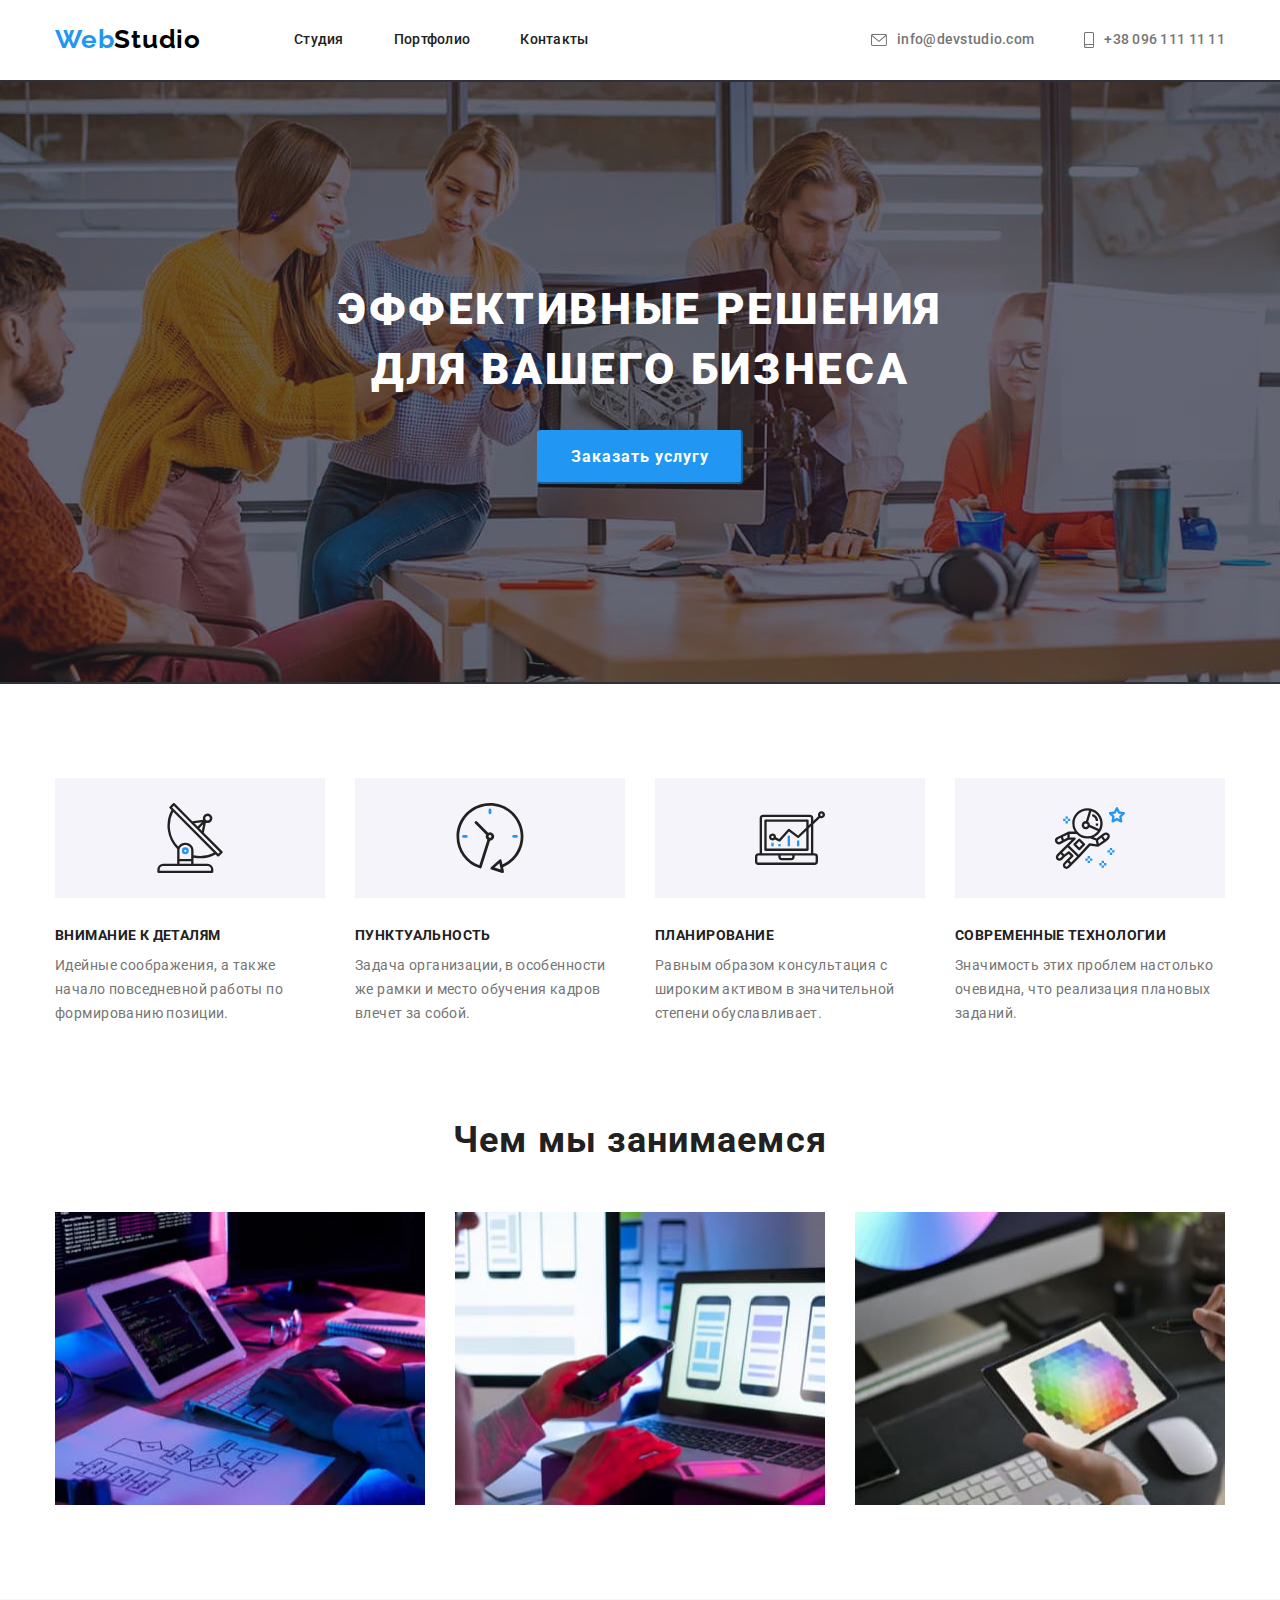
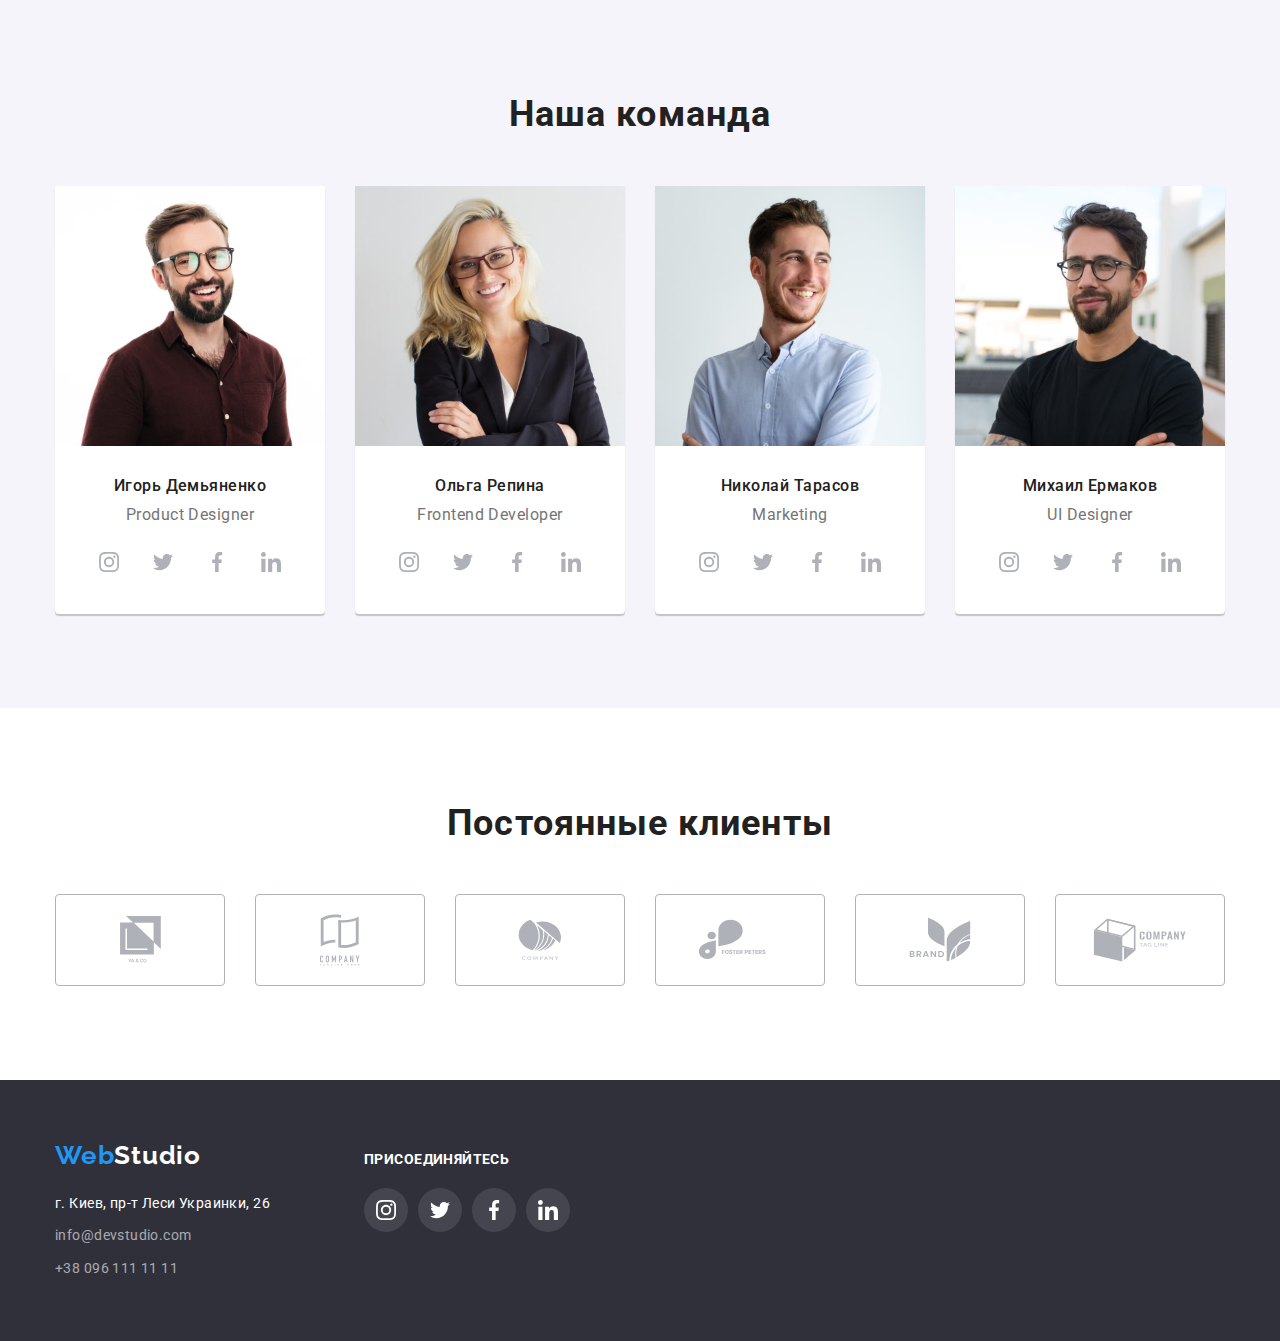
<file: index.html>
<!DOCTYPE html>
<html lang="ru">
  <head>
    <title>WebStudio</title>
      <meta http-equiv="X-UA-Compatible" content="IE=Edge">
      <meta charset="utf-8">
    <link rel="preconnect" href="https://fonts.gstatic.com">
    <link href="https://fonts.googleapis.com/css2?family=Raleway:wght@700&family=Roboto:wght@400;500;700;900&display=swap" rel="stylesheet">
    <link rel="stylesheet" href="https://cdnjs.cloudflare.com/ajax/libs/modern-normalize/1.0.0/modern-normalize.min.css">
    <link rel= "stylesheet" href="./css/styles.css" />
</head>
  <body>
<!--Хедер-->     
    <header>
        <div class="container-header container"> 
        <nav class="site-nav">
        <a href="index.html" class=logo>Web<span class="span-black">Studio</span></a>
            <ul class="site-nav list">
                <li class="item"><a href="" class=link>Студия</a></li> 
                <li class="item"><a href="./portfolio.html" class=link>Портфолио</a></li>
                <li class="item"><a href="" class=link>Контакты</a></li> 
            </ul>
        </nav>
            <ul class="auth-nav list">
                <li class="item"><a href="mailto:info@devstudio.com" class=link>
                <svg class="icon-header" width="16px" height="12px"> 
                <use href="./images/sprite.svg#envelope-hover"></use>  
                </svg> info@devstudio.com</a></li> 

                <li class="item"><a href="tel:+380961111111" class=link> 
                <svg class="icon-header" width="10px" height="16px"> 
                <use href="./images/sprite.svg#smartphone"></use>  
                </svg>+38 096 111 11 11</a></li>
            </ul> 
        </div> 
    </header>
    <main>
<!--Герой-->  
    <section class="section-hero">
        <div class="container-hero container">
            <h1 class="hero-title">ЭФФЕКТИВНЫЕ РЕШЕНИЯ ДЛЯ ВАШЕГО БИЗНЕСА</h1>  
            <button type=button class="button-primery">Заказать услугу</button>
        </div>
    </section>
<!--Преимущества-->  
        <section class="section">
            <div class="container-feature container">
            <ul class="list-feature">
                <li class="feature">
                <div class="icon-feature">
                    <svg class="feature-svg" width="70px" height="70px"> 
                        <use href="./images/sprite.svg#antenna-1"></use>  
                    </svg>
                </div>
                    <h3 class="feature-title">ВНИМАНИЕ К ДЕТАЛЯМ</h3>
                    <p class="feature-text">Идейные соображения, а также начало повседневной работы по формированию позиции.</p>
                </li>
                <li class="feature">
                    <div class="icon-feature">
                        <svg width="70px" height="70px"> 
                            <use href="./images/sprite.svg#clock-1"></use>  
                        </svg>
                    </div>
                    <h3 class="feature-title">ПУНКТУАЛЬНОСТЬ</h3>
                    <p class="feature-text">Задача организации, в особенности же рамки и место обучения кадров влечет за собой.</p>
                </li> 
                <li class="feature">
                    <div class="icon-feature">
                        <svg width="70px" height="70px"> 
                            <use href="./images/sprite.svg#diagram1"></use>  
                        </svg>
                    </div>
                    <h3 class="feature-title">ПЛАНИРОВАНИЕ</h3>
                    <p class="feature-text">Равным образом консультация с широким активом в значительной степени обуславливает.</p>
                </li>  
                <li class="feature">
                    <div class="icon-feature">
                        <svg width="70px" height="70px"> 
                            <use href="./images/sprite.svg#astronaut1"></use>  
                        </svg>
                    </div>
                    <h3 class="feature-title">СОВРЕМЕННЫЕ ТЕХНОЛОГИИ</h3>
                    <p class="feature-text">Значимость этих проблем настолько очевидна, что реализация плановых заданий.</p>
                </li>        
            </ul> 
        </div> 
        </section> 
 <!--Чем занимаемся-->     
       <section class="section-work section">
        <div class="container-work container">
        <h2>Чем мы занимаемся</h2>
        <ul class="list-work">
            <li class="work"><img src="./images/box1.jpg" alt="создание сайта" width="370"/></li> 
            <li class="work"><img src="./images/box2.jpg" alt="адаптация под мобильные устройства" width="370"/></li> 
            <li class="work"><img src="./images/box3.jpg" alt="дизайн" width="370"/></li> 
        </ul>
    </div>
    </section>
 <!--Команда-->  
 <section class="section-team section">
    <div class="container-team container">
            <h2>Наша команда</h2> 
            <ul class="list-team">
                <li class="team"> 
                    <img src="./images/img.jpg" alt="Игорь Демьяненко" width="270"/>
                <div class="card">
                    <h3 class="team-title">Игорь Демьяненко</h3>
                    <p class="team-text">Product Designer</p> 
                    <ul class="social">
                        <li class="social-icon"><a href=""class="icon-link"><svg class="icon" width="20px" height="20px"> 
                        <use href="./images/sprite.svg#instagram2"></use></svg></a></li>
                        
                        <li class="social-icon"><a href=""class="icon-link"><svg class="icon" width="20px" height="20px"> 
                        <use href="./images/sprite.svg#twitter1"></use></svg></a></li>
                       
                        <li class="social-icon"><a href=""class="icon-link"><svg class="icon" width="20px" height="20px"> 
                        <use href="./images/sprite.svg#facebook1"></use></svg></a></li>
                   
                        <li class="social-icon"><a href=""class="icon-link"><svg class="icon" width="20px" height="20px"> 
                        <use href="./images/sprite.svg#linkedin1"></use></svg></a></li>
                    </ul>
                </div>

                <li class="team">
                    <img src="./images/img1.jpg" alt="Ольга Репина" width="270"/>
                <div class="card">
                    <h3 class="team-title">Ольга Репина</h3>
                    <p class="team-text">Frontend Developer</p> 
                    <ul class="social">
                        <li class="social-icon"><a href=""class="icon-link"><svg class="icon" width="20px" height="20px"> 
                        <use href="./images/sprite.svg#instagram2"></use></svg></a></li>
                        
                        <li class="social-icon"><a href=""class="icon-link"><svg class="icon" width="20px" height="20px"> 
                        <use href="./images/sprite.svg#twitter1"></use></svg></a></li>
                       
                        <li class="social-icon"><a href=""class="icon-link"><svg class="icon" width="20px" height="20px"> 
                        <use href="./images/sprite.svg#facebook1"></use></svg></a></li>
                   
                        <li class="social-icon"><a href=""class="icon-link"><svg class="icon" width="20px" height="20px"> 
                        <use href="./images/sprite.svg#linkedin1"></use></svg></a></li>
                    </ul>
                </div>
                <li class="team"> 
                    <img src="./images/img2.jpg" alt="Николай Тарасов" width="270"/>
                <div class="card">
                    <h3 class="team-title">Николай Тарасов</h3>
                    <p class="team-text">Marketing</p> 
                    <ul class="social">
                        <li class="social-icon"><a href=""class="icon-link"><svg class="icon" width="20px" height="20px"> 
                        <use href="./images/sprite.svg#instagram2"></use></svg></a></li>
                        
                        <li class="social-icon"><a href=""class="icon-link"><svg class="icon" width="20px" height="20px"> 
                        <use href="./images/sprite.svg#twitter1"></use></svg></a></li>
                       
                        <li class="social-icon"><a href=""class="icon-link"><svg class="icon" width="20px" height="20px"> 
                        <use href="./images/sprite.svg#facebook1"></use></svg></a></li>
                   
                        <li class="social-icon"><a href=""class="icon-link"><svg class="icon" width="20px" height="20px"> 
                        <use href="./images/sprite.svg#linkedin1"></use></svg></a></li>
                    </ul>
                </div>
                <li class="team">
                    <img src="./images/img3.jpg" alt="Михаил Ермаков" width="270"/>
                <div class="card">
                    <h3 class="team-title">Михаил Ермаков</h3>
                    <p class="team-text">UI Designer</p>  
                    <ul class="social">
                        <li class="social-icon"><a href=""class="icon-link"><svg class="icon"width="20px" height="20px"> 
                        <use href="./images/sprite.svg#instagram2"></use></svg></a></li>
                        
                        <li class="social-icon"><a href=""class="icon-link"><svg class="icon" width="20px" height="20px"> 
                        <use href="./images/sprite.svg#twitter1"></use></svg></a></li>
                       
                        <li class="social-icon"><a href=""class="icon-link"><svg class="icon" width="20px" height="20px"> 
                        <use href="./images/sprite.svg#facebook1"></use></svg></a></li>
                   
                        <li class="social-icon"><a href=""class="icon-link"><svg class="icon" width="20px" height="20px"> 
                        <use href="./images/sprite.svg#linkedin1"></use></svg></a></li>
                    </ul>
                </div>    
                </li> 
            </ul> 
        </div> 
        </section>
 <!--Постоянные клиенты-->  
 <section class="section">
     <div class="client container">
        <h2>Постоянные клиенты</h2>
        <ul class="client-list">

         <li class="client-item"> <a href="" class="client-link"><svg width="41px" height="46.7px">
         <use href="./images/sprite.svg#group"></use></svg></a></li>

         <li class="client-item"> <a href="" class="client-link"><svg width="40px" height="52px">
         <use href="./images/sprite.svg#group1"></use></svg></a></li>

         <li class="client-item"> <a href="" class="client-link"><svg width="43.46px" height="41.18px">
         <use href="./images/sprite.svg#group2"></use></svg></a></li>

         <li class="client-item"> <a href="" class="client-link"><svg width="84.44px" height="40.62px">
         <use href="./images/sprite.svg#group3"></use></svg></a></li>

         <li class="client-item"> <a href="" class="client-link"><svg width="62.54px" height="45.43px">
         <use href="./images/sprite.svg#group4"></use></svg></a></li>

         <li class="client-item"> <a href="" class="client-link"><svg width="93.79px" height="43.93px">
         <use href="./images/sprite.svg#group5"></use></svg></a></li>

        </ul>
     </div>
 </section>
</main>
 <!--Футер-->  
<footer class="footer-section">
  <div class="footer container"> 
        <div class="footer-address-card">
        <a href="index.html" class=logo>Web<span class="span-white">Studio</span></a>
        <address>
            <ul class="address">
                <li><a href="" class=address>г. Киев, пр-т Леси Украинки, 26</a></li>  
                <li class="address-list"><a href="mailto:info@devstudio.com" class=address-communication>info@devstudio.com</a></li>   
                <li class="address-list"><a href="tel:+380961111111" class=address-communication>+38 096 111 11 11</a></li>        
            </ul>
        </address>
    </div>
    <div class="footer-social-list">
        <h3 class="footer-title">ПРИСОЕДИНЯЙТЕСЬ</h3>
        <ul class="footer-social-card">
            <li class="footer-icon"><a href="" class="footer-social-link"><svg width="20px" height="20px"> 
            <use href="./images/sprite.svg#instagram2"></use></svg></a></li>
                    
            <li class="footer-icon"><a href="" class="footer-social-link"><svg width="20px" height="20px"> 
            <use href="./images/sprite.svg#twitter1"></use></svg></a></li>
                   
            <li class="footer-icon"><a href="" class="footer-social-link"><svg width="20px" height="20px"> 
            <use href="./images/sprite.svg#facebook1"></use></svg></a></li>
               
            <li class="footer-icon"><a href="" class="footer-social-link"><svg width="20px" height="20px"> 
            <use href="./images/sprite.svg#linkedin1"></use></svg></a></li>  
        </ul>
    </div>
  </div>
</footer> 
</body>
</html>
</file>
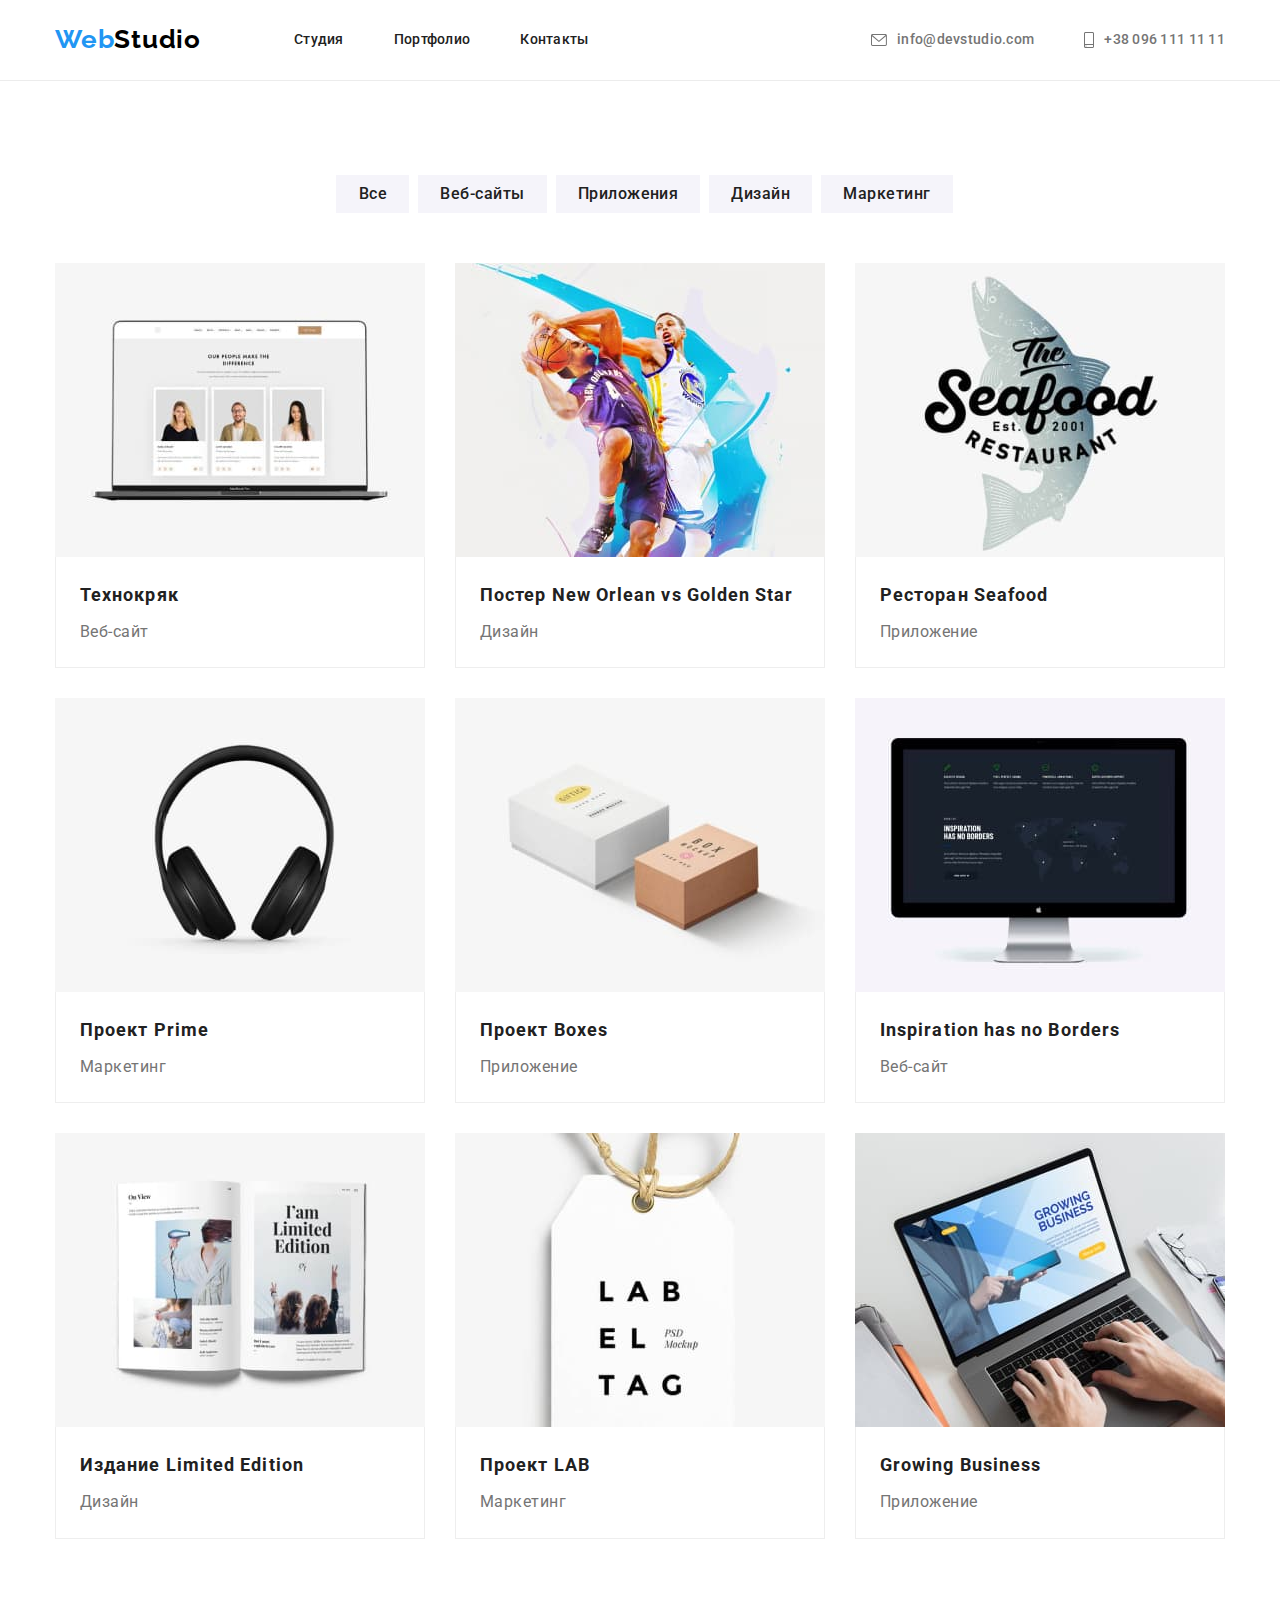
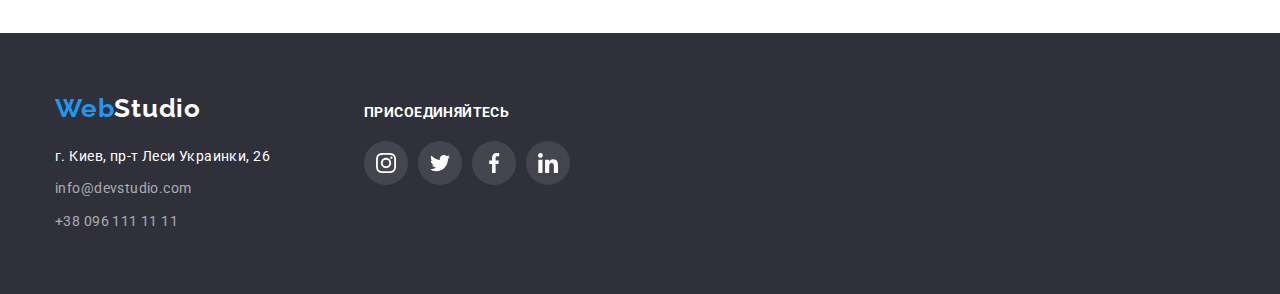
<file: portfolio.html>
<!DOCTYPE html>
<html lang="ru">
  <head>
    <title>Портфолио</title>
      <meta http-equiv="X-UA-Compatible" content="IE=Edge">
      <meta charset="utf-8">
      <link rel="preconnect" href="https://fonts.gstatic.com">
    <link href="https://fonts.googleapis.com/css2?family=Raleway:wght@700&family=Roboto:wght@400;500;700;900&display=swap" rel="stylesheet">
    <link rel="stylesheet" href="https://cdnjs.cloudflare.com/ajax/libs/modern-normalize/1.0.0/modern-normalize.min.css">  
    <link rel= "stylesheet" href="./css/styles.css" />
</head>
  <body>
 <!--Хедер-->  
    <!--<h1>Страница портфолио</h1>-->  
    <header class="header">
        <div class="container-header container"> 
            <nav class="site-nav">
            <a href="index.html" class=logo>Web<span class="span-black">Studio</span></a>
                <ul class="site-nav list">
                    <li class="item"><a href="index.html" class=link>Студия</a></li> 
                    <li class="item"><a href="./portfolio.html" class=link>Портфолио</a></li>
                    <li class="item"><a href="" class=link>Контакты</a></li> 
                </ul>
            </nav>
            <ul class="auth-nav list">
                  <li class="item"><a href="mailto:info@devstudio.com" class=link>
                  <svg class="icon-header" width="16px" height="12px"> 
                  <use href="./images/sprite.svg#envelope-hover"></use>  
                  </svg> info@devstudio.com</a></li> 

                  <li class="item"><a href="tel:+380961111111" class=link> 
                  <svg class="icon-header" width="10px" height="16px"> 
                  <use href="./images/sprite.svg#smartphone"></use>  
                  </svg>+38 096 111 11 11</a></li>
              </ul> 
            </div> 
        </header>
        <main>
 <!--Портфолио-->  
        <section class="section">
        <div class="container-portfolio container">
            <!--<h2>Портфолио</h2>--> 
            <ul class="button-list">
                <li class="button-item"><button type=button class="button">Все</button></li>
                <li class="button-item"><button type=button class="button">Веб-сайты</button></li>
                <li class="button-item"><button type=button class="button">Приложения</button></li>
                <li class="button-item"><button type=button class="button">Дизайн</button></li>
                <li class="button-item"><button type=button class="button">Маркетинг</button></li>
            </ul>
            <ul class="portfolio-list">
                <li class="portfolio-item">
                    <img src="./images/img4.jpg" alt="технокряк" width="370"/>
                <div class="portfolio-card">
                    <h3 class="portfolio-title">Технокряк</h3>
                    <p class="portfolio">Веб-сайт</p>
                </div>
                </li>
                <li class="portfolio-item">
                    <img src="./images/img5.jpg" alt="Постер New Orlean vs Golden Star" width="370"/>
                <div class="portfolio-card">    
                    <h3 class="portfolio-title">Постер New Orlean vs Golden Star</h3>
                    <p class="portfolio">Дизайн</p> 
                </div> 
                </li>
                <li class="portfolio-item">
                    <img src="./images/img6.jpg" alt="Ресторан Seafood" width="370"/>
                <div class="portfolio-card"> 
                    <h3 class="portfolio-title">Ресторан Seafood</h3>
                    <p class="portfolio">Приложение</p> 
                </div>  
                </li> 
                <li class="portfolio-item">
                    <img src="./images/img7.jpg" alt="Проект Prime" width="370"/>
                <div class="portfolio-card"> 
                    <h3 class="portfolio-title">Проект Prime</h3>
                    <p class="portfolio">Маркетинг</p>
                </div> 
                </li>
                <li class="portfolio-item">
                    <img src="./images/img8.jpg" alt="Проект Boxes" width="370"/>
                <div class="portfolio-card"> 
                    <h3 class="portfolio-title">Проект Boxes</h3>
                    <p class="portfolio">Приложение</p>
                </div>    
                </li>
                <li class="portfolio-item">
                    <img src="./images/img9.jpg" alt="Inspiration has no Borders" width="370"/>
                <div class="portfolio-card">
                    <h3 class="portfolio-title">Inspiration has no Borders</h3>
                    <p class="portfolio">Веб-сайт</p> 
                </div> 
                </li>
                <li class="portfolio-item">
                    <img src="./images/img10.jpg" alt="Издание Limited Edition" width="370"/>
                <div class="portfolio-card">
                    <h3 class="portfolio-title">Издание Limited Edition</h3>
                    <p class="portfolio">Дизайн</p>
                </div>  
                </li> 
                <li class="portfolio-item">
                    <img src="./images/img11.jpg" alt="Проект LAB" width="370"/>
                <div class="portfolio-card">
                    <h3 class="portfolio-title">Проект LAB</h3>
                    <p class="portfolio">Маркетинг</p>
                </div>  
                </li> 
                <li class="portfolio-item">
                    <img src="./images/img12.jpg" alt="Проект LAB" width="370"/>
                <div class="portfolio-card">
                    <h3 class="portfolio-title">Growing Business</h3>
                    <p class="portfolio">Приложение</p>  
                </div> 
                </li>    
            </ul> 
        </div>
        </section>
    </main>
 <!--Футер-->   
<footer class="footer-section">
<div class="footer container"> 
        <div class="footer-address-card">
        <a href="index.html" class=logo>Web<span class="span-white">Studio</span></a>
        <address>
            <ul class="address">
                <li><a href="" class=address>г. Киев, пр-т Леси Украинки, 26</a></li>  
                <li class="address-list"><a href="mailto:info@devstudio.com" class=address-communication>info@devstudio.com</a></li>   
                <li class="address-list"><a href="tel:+380961111111" class=address-communication>+38 096 111 11 11</a></li>        
            </ul>
        </address>
    </div>
    <div class="footer-social-list">
        <h3 class="footer-title">ПРИСОЕДИНЯЙТЕСЬ</h3>
        <ul class="footer-social-card">
                <li class="footer-icon"><a href="" class="footer-social-link"><svg width="20px" height="20px"> 
                <use href="./images/sprite.svg#instagram2"></use></svg></a></li>
                    
                <li class="footer-icon"><a href="" class="footer-social-link"><svg width="20px" height="20px"> 
                <use href="./images/sprite.svg#twitter1"></use></svg></a></li>
                   
                <li class="footer-icon"><a href="" class="footer-social-link"><svg width="20px" height="20px"> 
                <use href="./images/sprite.svg#facebook1"></use></svg></a></li>
               
                <li class="footer-icon"><a href="" class="footer-social-link"><svg width="20px" height="20px"> 
                <use href="./images/sprite.svg#linkedin1"></use></svg></a></li>  
        </ul>
    </div>
</div>
</footer> 
</body>
</html>
</file>
<file: css/styles.css>
:root {
    --primery-text-color: #757575;  
    --title-text-color: #212121; 
    --hero-title-text-color: #FFFFFF; 
    --accent-color: #2196F3;
    --primery-background-color: #FFFFFF; 
    --secondary-background-color: #2F303A;
    --icon-color: #AFB1B8;
}

body {
    background-color: var(--primery-background-color);
    color: var(--primery-text-color);
    font-family: 'Roboto', sans-serif;
    font-weight: 400;
    font-size: 14px;
    line-height: 1.7;
    letter-spacing: 0.03em;
    font-display: swap;
}

/* section */

.section {
   padding-top: 94px;
   padding-bottom: 94px;
}

/* class container */

.container {
     margin-left: auto;
     margin-right: auto;
     width: 1200px;
     padding-left: 15px;
     padding-right: 15px;
}

/* class container-header */

.header {
    border-bottom: 1px solid rgba(236, 236, 236, 1);
}

.container-header {
    display: flex;
    align-items: center;
    margin-top: 0;
    margin-bottom: 0;
    border: none;
}

/* list style*/

a {
    text-decoration: none;
  }

ul {
    list-style: none;

    margin: 0;
    padding: 0;
}

img {
    display: block;
    max-width: 100%;
}

/* logo */

.logo {
    color: var(--accent-color);
    font-family: 'Raleway', sans-serif;
    font-style: normal;
    font-weight: 700;
    font-size: 26px;
    line-height: 1.19;
    letter-spacing: 0.03em;

    margin-top: 24px;
    margin-bottom: 24px;
    margin-right: 93px;
} 

.span-black {
    color: #000000;
}
.span-white {
    color: #FFFFFF
}

 /* site nav */  

 .site-nav {
    display: flex;
}

.site-nav .item:not(:last-child) {
    margin-right: 50px;
}

.site-nav .link {
    color: var(--title-text-color);
    font-weight: 500;
    font-size: 14px;
    line-height: 1.14;
    letter-spacing: 0.02em;

    display: block;
    padding-top: 32px;
    padding-bottom: 32px;
    padding-left: 0;
}

.site-nav .link:hover,
.site-nav .link:focus {
    color: var(--accent-color);
}

/* auth nav */

.auth-nav {
    display: flex;
    margin-left: auto;
}

.auth-nav .item + .item {
    margin-left: 50px;
}

.auth-nav .link {
    color: var(--primery-text-color);
    font-weight: 500;
    font-size: 14px;
    line-height: 1.14;
    letter-spacing: 0.02em;

    display: flex;
    padding-top: 32px;
    padding-bottom: 32px;
    justify-content: center;
    align-items: center;
    fill: var(--primery-text-color);
}

.auth-nav .link:hover,
.auth-nav .link:focus {
    fill: var(--accent-color);
    color: var(--accent-color);
}

.icon-header {
    margin-right: 10px;
}

/* hero */

.section-hero {
    background-image: linear-gradient(
        rgba(47, 48, 58, 0.4),
        rgba(47, 48, 58, 0.4)),
        url("../images/img.bg.jpg");
    background-color: var(--secondary-background-color);
    background-repeat: no-repeat;
    background-position: center;
    padding-top: 200px;
    padding-bottom: 200px;
    max-width: 1600px;
    margin-right: auto;
    margin-left: auto;
}

.container-hero {
    text-align: center;
    margin-top: 0;
    margin-bottom: 0;
}

.hero-title {
    color: var(--hero-title-text-color);
    font-weight: 900;
    font-size: 44px;
    line-height: 1.36;
    letter-spacing: 0.06em;

    margin-top: 0;
    margin-bottom: 0;
    padding-bottom: 0;
    padding-left: 237px;
    padding-right: 237px;
}

/* section-feature */

.feature {
    width: 270px;
}

.feature:not(:last-child) {
    margin-right: 30px;
}

.list-feature {
    display: flex;
    flex-wrap: wrap;
    flex-basis: calc(100% / 4 - 30px);
}

.icon-feature {
    display: flex;
    height: 120px;
    justify-content: center;
    align-items: center;
    margin-bottom: 30px;
   
    background-color: #F5F4FA;  
}

h2 {
    color: var(--title-text-color);
    font-weight: 700;
    font-size: 36px;
    line-height: 1.17;
    letter-spacing: 0.03em;

    margin-top: 0;
    margin-bottom: 0;
}

.feature-title {
    color: var(--title-text-color);
    font-weight: 700;
    font-size: 14px;
    line-height: 1.14;
    letter-spacing: 0.03em;
    
    margin-top: 0;
    margin-bottom: 0;
}

.feature-text {
    margin-top: 10px;
    margin-bottom: 0;
} 

/* section-work */

.section-work {
    padding-top: 0;
}

.container-work {
    text-align: center;
    padding-top: 0;
}

.list-work {
    display: flex;
    flex-wrap: wrap;
    margin-right: -30px;
    margin-top: 50px;
    padding: 0;
}

.work {
    flex-basis: calc(100% / 3 - 30px);
    margin-right: 30px;
} 

/* section-team */

.section-team {
    background-color: #F5F4FA;
} 

.card {
    padding-top: 30px;
    padding-bottom: 30px;
} 

.container-team {
    text-align: center;
} 

.list-team {
    display: flex;
    flex-wrap: wrap;
    margin-top: 50px;
    margin-right: -30px;
} 

.team {
    flex-basis: calc(100% / 4 - 30px);
    margin-right: 30px;
    border-radius: 0px 0px 4px 4px;
    box-shadow: 0px 1px 3px rgba(0, 0, 0, 0.12);
    box-shadow: 0px 1px 1px rgba(0, 0, 0, 0.14);
    box-shadow: 0px 2px 1px rgba(0, 0, 0, 0.2);
    background-color: var(--primery-background-color);
}  

.team-title {
    color: var(--title-text-color);
    font-weight: 500;
    font-size: 16px;
    line-height: 1.19;
    letter-spacing: 0.03em;

    margin-top: 0;
    margin-bottom: 10px;
}

.team-text {
    font-size: 16px;
    line-height: 1.19;
    letter-spacing: 0.03em;

    margin: 0;
}

.social {
    display: flex;
    margin-top: 16px;
    justify-content: center;
    align-items: center;
}

.social-icon {
    width: 44px;
    height: 44px; 
} 

.social-icon:not(:last-child) {
    margin-right: 10px; 
}

.icon-link {
    display: flex;
    width: 100%;
    height: 100%;
    justify-content: center;
    align-items: center;
    border-radius: 50%; 
    fill: var(--icon-color);
} 


.icon-link:hover,
.icon-link:focus {
    fill: var(--primery-background-color);
    background-color: var(--accent-color);
}  


/* section-client */

.client {
    text-align: center;
} 

.client-list {
    display: flex;
    margin-top: 50px;
} 

.client-item {
    width: 170px;
    height: 92px;
}

.client-item:not(:last-child) {
    margin-right: 30px;
}

.client-link {
    display: flex;
    width: 100%;
    height: 100%;
    justify-content: center;
    align-items: center;
    fill: var(--icon-color);

    border: 1px solid rgba(175, 177, 184, 1);
    border-radius: 4px; 
}

.client-link:hover,
.client-link:focus {
    fill: var(--accent-color);
    border: 1px solid var(--accent-color);
}

/* section-portfolio */

.portfolio-title {
    color: var(--title-text-color);
    font-weight: 700;
    font-size: 18px;
    line-height: 2;
    letter-spacing: 0.06em;

    margin-top: 0;
    margin-bottom: 4px;
}

.portfolio {
    font-size: 16px;
    line-height: 1.9;
    letter-spacing: 0.03em;

    margin: 0;
}

.portfolio-list {
    display: flex;
    flex-wrap: wrap;
    margin-right: -30px;
    margin-bottom: -30px;
}

.portfolio-item {
    flex-basis: calc(100% / 3 - 30px);
    margin-right: 30px;
    margin-bottom: 30px;
}

.portfolio-card {
    padding-left: 24px;
    padding-top: 20px;
    padding-bottom: 20px;
    border: 1px solid #EEEEEE;
    border-top: none; 
}

.portfolio-item:hover, 
.portfolio-item:focus{
    box-shadow: 0px 1px 1px rgba(0, 0, 0, 0.12), 0px 4px 4px rgba(0, 0, 0, 0.06),
    1px 4px 6px rgba(0, 0, 0, 0.16);

    cursor: pointer;
}

/* button */

.button-primery {
    color: #FFFFFF; 
    background-color: var(--accent-color);
    cursor: pointer;
    font-weight: 700;
    font-family: 'Roboto', sans-serif;
    font-size: 16px;
    line-height: 1.9;
    letter-spacing: 0.06em;

    border-radius: 4px;
    padding: 10px 32px;
    min-width: 200px;
    margin-top: 30px;
    border-color: var(--accent-color);
}   

.button {
    color: var(--title-text-color);
    cursor: pointer; 
    font-weight: 500;
    font-family: 'Roboto', sans-serif;
    font-size: 16px;
    line-height: 1.6;  
    letter-spacing: 0.03em;
    background-color: rgba(245, 244, 250, 1);

    border-style: none;
    padding: 6px 22px;
    min-width: 73px;
}
.button:hover,
.button:focus {
    color: var(--primery-background-color);
    background-color: var(--accent-color);
    box-shadow: 0px 3px 1px rgba(0, 0, 0, 0.1), 0px 1px 2px rgba(0, 0, 0, 0.08),
    0px 2px 2px rgba(0, 0, 0, 0.12);
}

.button-list {
    display: flex;
    margin-right: -9px;
    margin-bottom: 50px;
    justify-content: center;
}

.button-item:not(:last-child) {
    margin-right: 9px;
}

.button-item {
    border-radius: 4px;
}

/* footer contacts */

.footer-section {
    padding-top: 60px;
    padding-bottom: 60px;
    background-color: var(--secondary-background-color);
}

address {
    font-style: normal;
}
.address {
    color: #FFFFFF;
    font-family: 'Roboto', sans-serif;
    font-weight: 400;
    font-size: 14px;
    line-height: 1.7;
    letter-spacing: 0.03em;

    margin-top: 20px;
}
.address-communication {
    color: rgba(255, 255, 255, 0.6);
}

.address-list  {
    margin-top: 9px;
}

.footer-title {
    color: var(--primery-background-color);
    font-weight: 700;
    font-size: 14px;
    line-height: 1.14;
    letter-spacing: 0.03em;

    margin-bottom: 20px;
    padding-left: 0;
    margin-top: 0;
} 

.footer-social-card {
    display: flex;
    margin-right: -10px;
    padding: 0;
}

.footer {
    display: flex;
}

.footer-social-list {
    padding-top: 12px;
    margin-left: 70px;
}

.footer-social-card {
    display: flex;
}

.footer-icon {
    width: 44px;
    height: 44px;
}

.footer-icon:not(:last-child) {
    margin-right: 10px;
}

.footer-social-link  {
    display: flex;
    width: 100%;
    height: 100%;
    justify-content: center;
    align-items: center;
    
    fill: var(--primery-background-color);
    background-color: rgba(255, 255, 255, 0.1);
    border: none;
    border-radius: 50%;
}

.footer-social-link:hover, 
.footer-social-link:focus {
    background-color: var(--accent-color);
}
</file>
